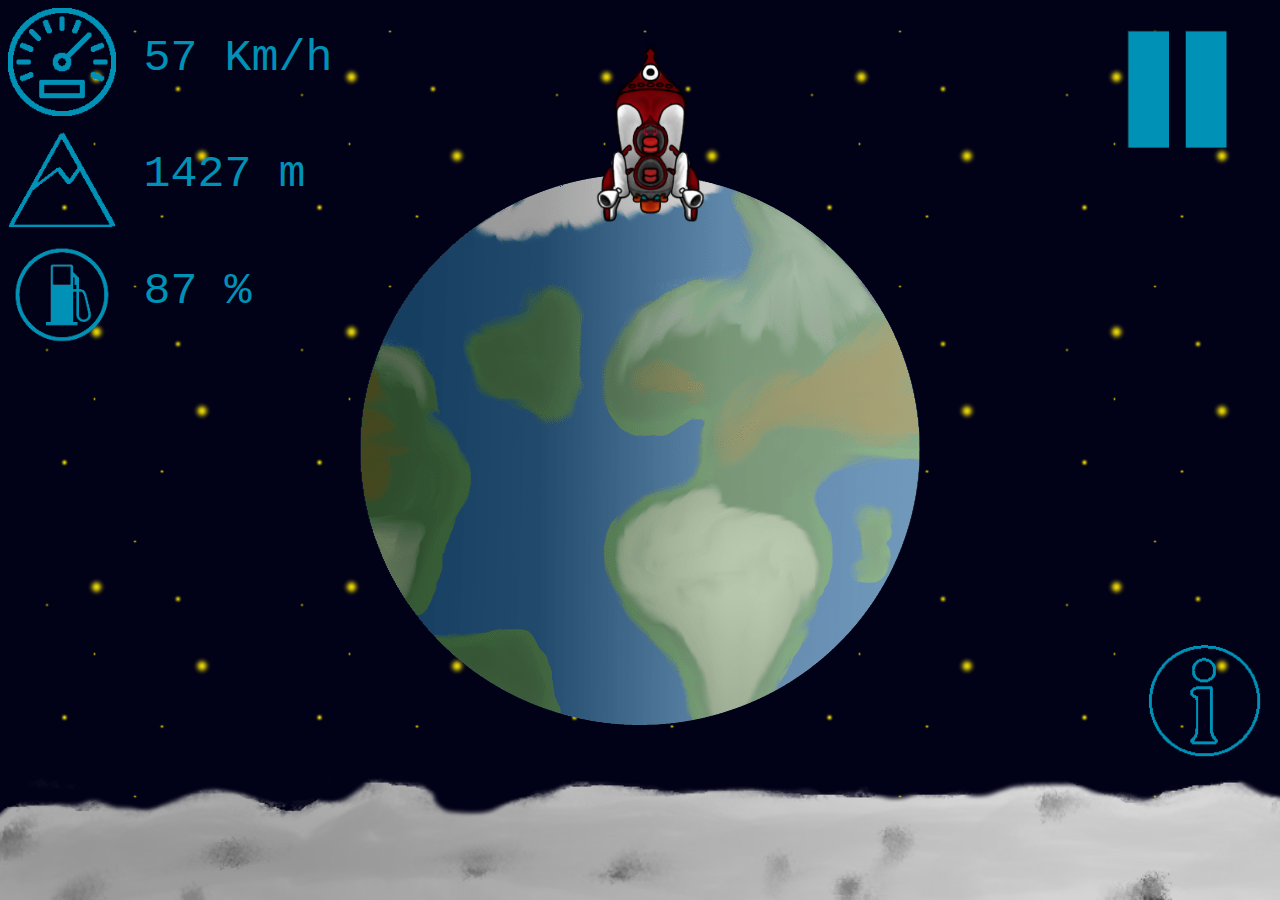
<file: index.html>
<!DOCTYPE html><html><head><meta charset="UTF-8"><title>Lunar Lander Jandro</title><link rel="stylesheet" href="css/horizontal.css"></head><body><div id="instrucciones"> <h1>Instrucciones</h1> <p>Para darle potencia a la nave tan solo presiona la barra espaciadora. Deberás llegar a la superficie lunar con una velocidad que no supere los 10 km/h, sino se estrellará.<br><br>Vigila tu nivel de Fuel, sino caerás sin remedio al abismo.</p><a href="#" onclick="ocultarInstrucciones();"><img src="img/cancel.png" alt="cancel"></a></div><div class="contenedor"> <div class="izquierda"> <div class="menuDatos"> <img src="img/Velocity.png" alt="Velocity"><br id="brVertical"> <span id="espaciado2">57 Km/h</span><br><img src="img/Height.png" alt="Height"><br id="brVertical"> <span id="espaciado2">1427 m</span><br><img src="img/Fuel.png" alt="Fuel"><br id="brVertical"> <span id="espaciado1"> 87 %</span> </div></div><div class="centro"> <img src="img/Cohete.png" alt="Cohete"> </div><div class="derecha"> <div class="menuOpciones"> <a id="pausa" href="#" onclick="mostrarInstrucciones();"><img id="imgOpciones" src="img/Pausa.png" alt="Pausa"></a> <a id="play" href="#" onclick="ocultarInstrucciones();"><img id="imgOpciones" src="img/Play.png" alt="Play"></a> </div><a href="about.html"><img id="about" src="img/About.png" alt="About" usemap="about"></a> </div></div><div class="luna"></div><script>function mostrarInstrucciones(){document.getElementById("instrucciones").style.display="block"; document.getElementById("pausa").style.display="none"; document.getElementById("play").style.display="inline";}</script><script>function ocultarInstrucciones(){document.getElementById("instrucciones").style.display="none"; document.getElementById("play").style.display="none"; document.getElementById("pausa").style.display="inline";}</script></body></html>
</file>
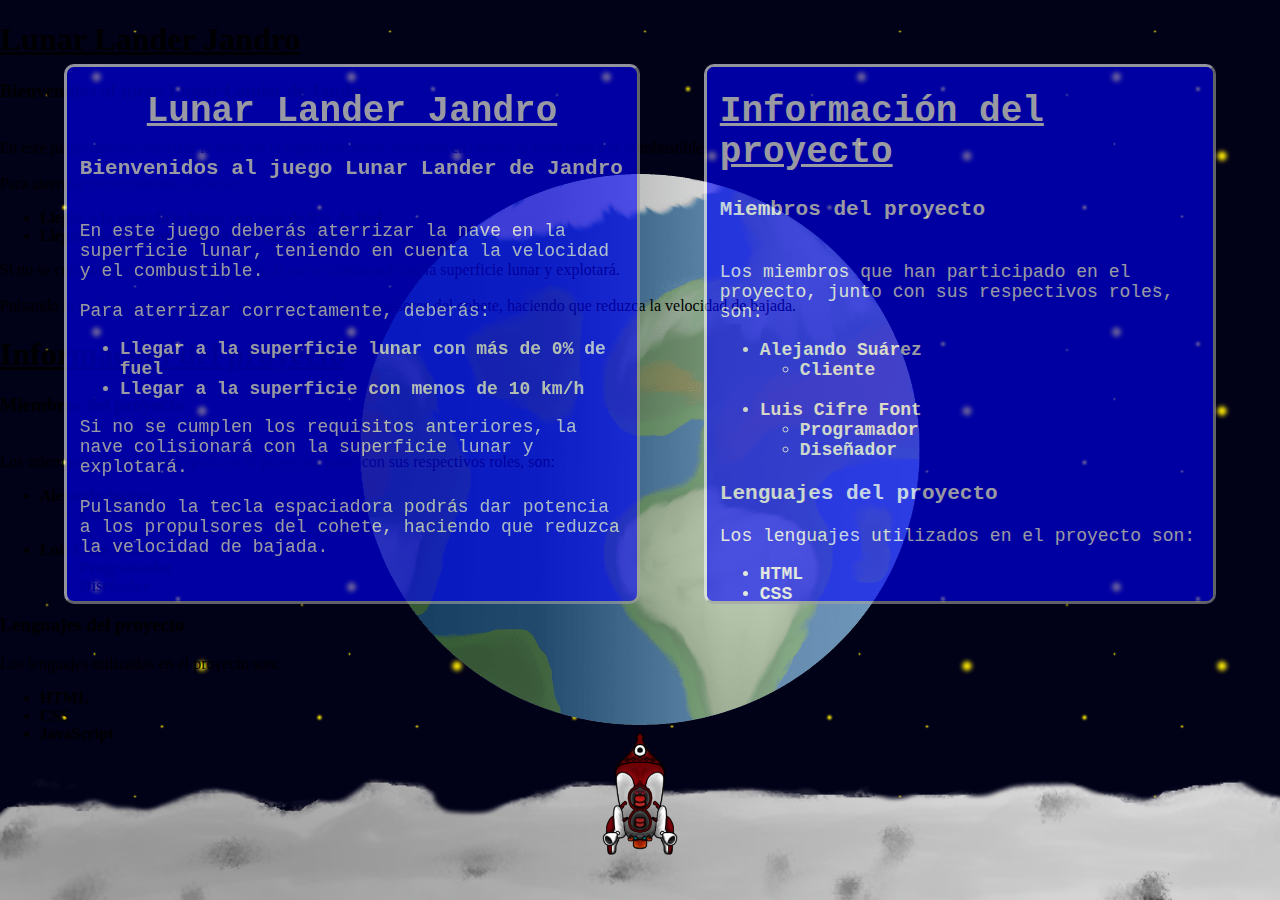
<file: about.html>
<!DOCTYPE html><html><head><meta charset="UTF-8"><title>Lunar Lander Jandro</title><link rel="stylesheet" href="css/about.css"></head><body> <a href="index.html"><img id="rocket" src="img/Cohete.png" alt="Cohete"></a><div class="contenedor"><div class="contenidoIzquierda"> <h1><u>Lunar Lander Jandro</u></h1> <p><h3>Bienvenidos al juego Lunar Lander de Jandro</h3><br>En este juego deberás aterrizar la nave en la superficie lunar, teniendo en cuenta la velocidad y el combustible. <br><br>Para aterrizar correctamente, deberás: <b><ul> <li>Llegar a la superficie lunar con más de 0% de fuel</li><li>Llegar a la superficie con menos de 10 km/h</li></ul></b> Si no se cumplen los requisitos anteriores, la nave colisionará con la superficie lunar y explotará.<br><br>Pulsando la tecla espaciadora podrás dar potencia a los propulsores del cohete, haciendo que reduzca la velocidad de bajada. </p></div><div class="contenidoDerecha"> <h1><u>Información del proyecto</u></h1> <p><h3>Miembros del proyecto</h3><br>Los miembros que han participado en el proyecto, junto con sus respectivos roles, son: <b><ul> <li>Alejando Suárez</li><ul> <li>Cliente</li></ul><br><li>Luis Cifre Font</li><ul> <li>Programador</li><li>Diseñador</li></ul> </ul></b> <h3>Lenguajes del proyecto</h3> Los lenguajes utilizados en el proyecto son: <b><ul> <li>HTML</li><li>CSS</li><li>JavaScript</li></ul></b> </p></div><div class="contenidoVertical"> <h1><u>Lunar Lander Jandro</u></h1> <p> <h3>Bienvenidos al juego Lunar Lander de Jandro.</h3><br>En este juego deberás aterrizar la nave en la superficie lunar, teniendo en cuenta la velocidad y el combustible. <br><br>Para aterrizar correctamente, deberás: <b><ul> <li>Llegar a la superficie lunar con más de 0% de fuel</li><li>Llegar a la superficie con menos de 10 km/h</li></ul></b> Si no se cumplen los requisitos anteriores, la nave colisionará con la superficie lunar y explotará.<br><br>Pulsando la tecla espaciadora podrás dar potencia a los propulsores del cohete, haciendo que reduzca la velocidad de bajada. </p><h1><u>Información del proyecto</u></h1> <p><h3>Miembros del proyecto</h3><br>Los miembros que han participado en el proyecto, junto con sus respectivos roles, son: <b><ul> <li>Alejando Suárez</li><ul> <li>Cliente</li></ul><br><li>Luis Cifre Font</li><ul> <li>Programador</li><li>Diseñador</li></ul> </ul></b> <h3>Lenguajes del proyecto</h3> Los lenguajes utilizados en el proyecto son: <b><ul> <li>HTML</li><li>CSS</li><li>JavaScript</li></ul></b> </p></div></div><div class="luna"></div></body></html>
</file>
<file: css/horizontal.css>
html{padding-left: 0px; padding-right: 0px; padding-top: 0px; padding-bottom: 0px; height: 100%; width: 100%;}body{background: url("../img/Background.png"); margin: 0px; height: 100%; width: 100%;}#instrucciones{height: 60%; width: 60%; background-color: darkblue; margin-top: 10%; margin-left: 20%; position: absolute; border-style: outset; border-radius: 10px 10px 10px 10px; border-color: whitesmoke; filter: opacity(60%); z-index: 2; display: none; color: white; font-family: Courier New, Courier, monospace; font-size: 2.5vmin;}#instrucciones h1{text-align: center; height: 15%; width: 100%; position: absolute;}#instrucciones p{text-align: center; height: 80%; width: 100%; margin-top: 15%; position: absolute; font-size: 150%;}#instrucciones img{height: 10%; margin-right: 1%; margin-top: 1%; position: relative; float: right;}.contenedor{background-image: url("../img/Tierra.png"); background-position: 50% 50%; background-repeat: no-repeat; position: absolute; width: 100%; height: 100%; z-index: 1;}.izquierda{width: 33%; height: 100%; float: left;}.centro{width: 33%; height: 100%; float: left;}.centro img{height: 20%; margin-left: 41%; margin-top: 10%; z-index: 3;}.derecha{width: 33%; height: 100%; float: left;}#about{height: 14%; bottom: 15%; right: 1%; position: absolute;}.menuOpciones{width: 100%; height: 20%; right: 0px;}.menuOpciones img{height: 100%; width: auto; float: right;}#play{display: none;}#pausa{display: inline;}#brVertical{display: none;}.menuDatos{width: 100%; height: 40%; left: 0px; color: #0092b6; font-family: Courier New, Courier, monospace; font-size: 5vmin;}.menuDatos img{margin-top: 2%; margin-left: 2%; height: 30%; position: relative; display: inline-block; vertical-align: middle;}.luna{background: url("../img/SueloLunar-min.png"); background-size: cover; position: absolute; bottom: 0px; left: 0px; width: 100%; height: 15%; z-index: 2;}
</file>
<file: css/about.css>
html{padding-left: 0x; padding-right: 0px; padding-top: 0px; padding-bottom: 0px; height: 100%; width: 100%;}body{background: url("../img/Background.png"); margin: 0px; height: 100%; width: 100%;}.contenedor{background-image: url("../img/Tierra.png"); background-position: 50% 50%; background-repeat: no-repeat; position: absolute; width: 100%; height: 100%; z-index: 1;}.luna{background: url("../img/SueloLunar-min.png"); background-size: cover; position: absolute; bottom: 0px; left: 0px; width: 100%; height: 15%; z-index: 2;}#rocket{height: 14%; bottom: 5%; left: 47%; position: absolute; z-index: 3;}.contenidoIzquierda{background-color: blue; margin-top: 5%; border: outset; border-color: whitesmoke; border-radius: 10px 10px 10px 10px; filter: opacity(60%); position: absolute; margin-left: 5%; height: 60%; width: 45%; color: white; font-family: Courier New, Courier, monospace; font-size: 2vmin; overflow: auto; box-sizing: border-box; padding-left: 1%; padding-right: 1%;}.contenidoIzquierda h1{text-align: center;}.contenidoDerecha{background-color: blue; margin-top: 5%; border: outset; border-color: whitesmoke; border-radius: 10px 10px 10px 10px; filter: opacity(60%); position: absolute; margin-left: 55%; height: 60%; width: 40%; color: white; font-family: Courier New, Courier, monospace; font-size: 2vmin; overflow: auto; box-sizing: border-box; padding-left: 1%; padding-right: 1%;}.contenidoDerecha height:1px {text align :  center ; }.contenido Vertical {margin top :  10% ;  margin left :  5% ;  height :  70% ;  width :  90% ;  background color :  blue ;  border :  outset ;  border color :  whitesmoke ;  border radius :  10px  10px  10px  10px ;  -webkit-filter :  opacity (60% ) ;  position :  absolute ;  color :  white ;  font family :   Courier   New ,   Courier ,  monospace ;  font size :  4vmin ;  overflow :  auto ;  display :  none ; };
height:1px {text align :  center ; }.contenido Vertical {margin top :  10% ;  margin left :  5% ;  height :  70% ;  width :  90% ;  background color :  blue ;  border :  outset ;  border color :  whitesmoke ;  border radius :  10px  10px  10px  10px ;  -o-filter :  opacity (60% ) ;  position :  absolute ;  color :  white ;  font family :   Courier   New ,   Courier ,  monospace ;  font size :  4vmin ;  overflow :  auto ;  display :  none ; };
height:1px {text align :  center ; }.contenido Vertical {margin top :  10% ;  margin left :  5% ;  height :  70% ;  width :  90% ;  background color :  blue ;  border :  outset ;  border color :  whitesmoke ;  border radius :  10px  10px  10px  10px ;  filter :  opacity (60% ) ;  position :  absolute ;  color :  white ;  font family :   Courier   New ,   Courier ,  monospace ;  font size :  4vmin ;  overflow :  auto ;  display :  none ; };text-align: center;
</file>
